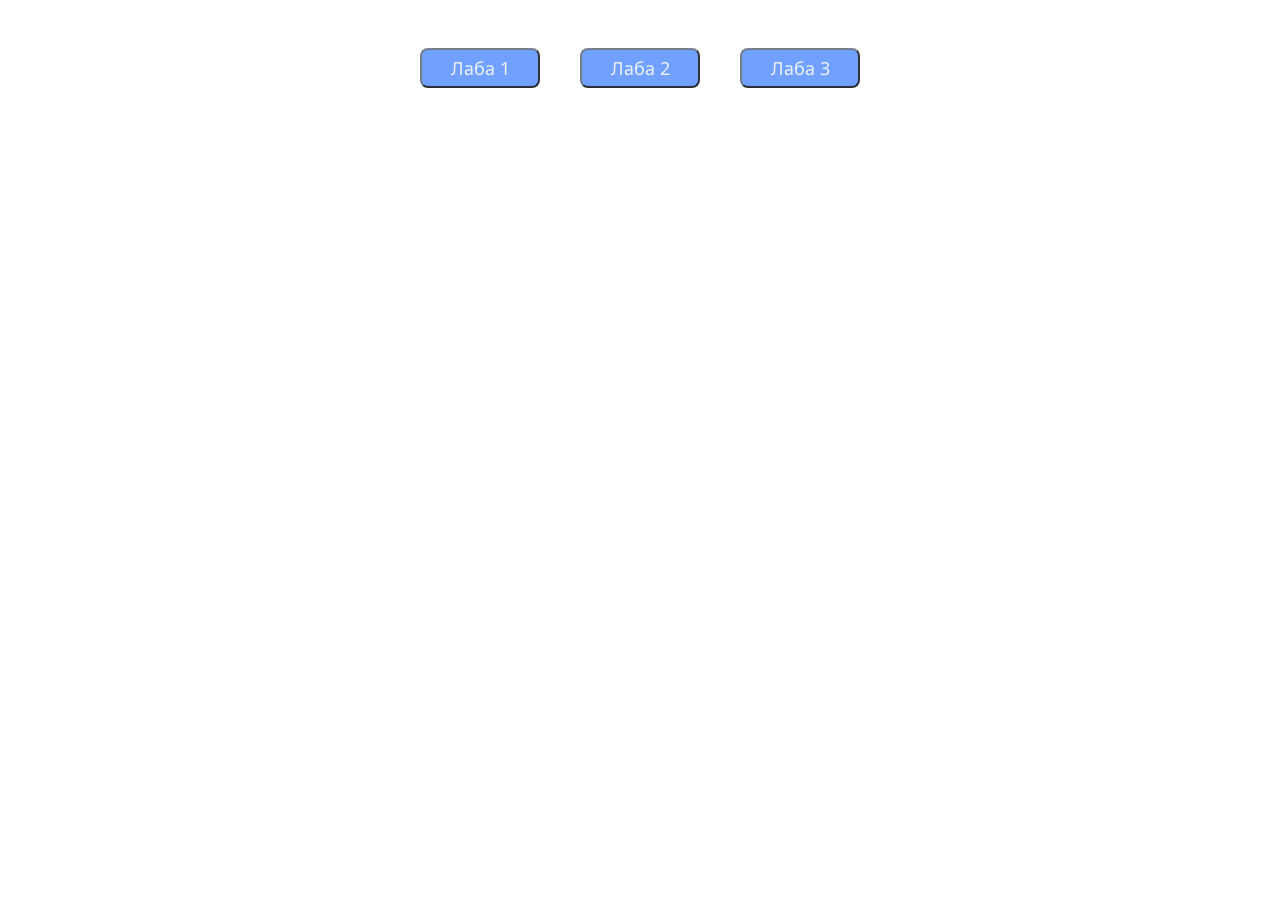
<file: index.html>
<!DOCTYPE html>
<html lang="en">
<head>
    <meta charset="UTF-8">
    <meta name="viewport" content="width=device-width, initial-scale=1.0">
    <title>Document</title>
    <link rel="stylesheet" href="style.css">
</head>
<body>
    <div class="btn-container">
        <button class="laba1" onclick="location.href='lab1/index.html'">Лаба 1</button>
        <button class="laba2" onclick="location.href='lab2/index.html'">Лаба 2</button>
        <button class="laba3" onclick="location.href='lab3/index.html'">Лаба 3</button>
    </div>
</body>
</html>
</file>
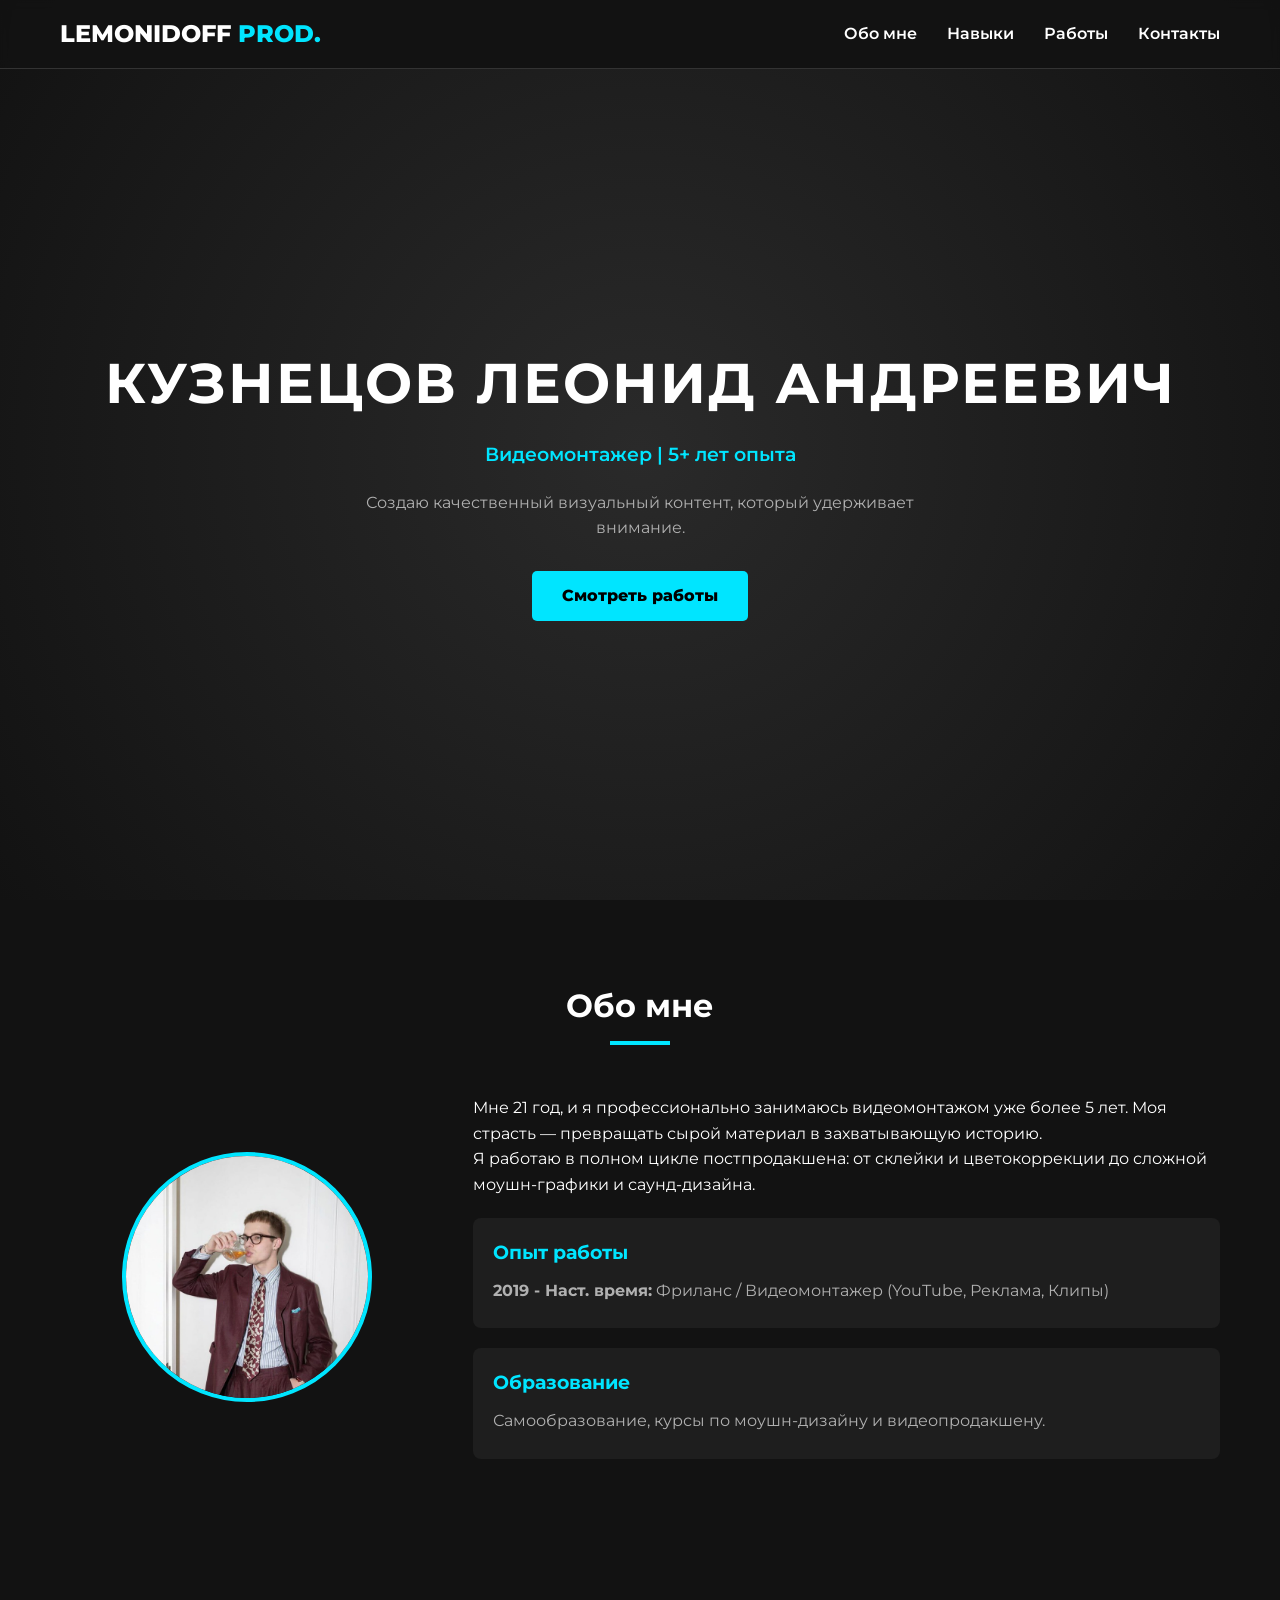
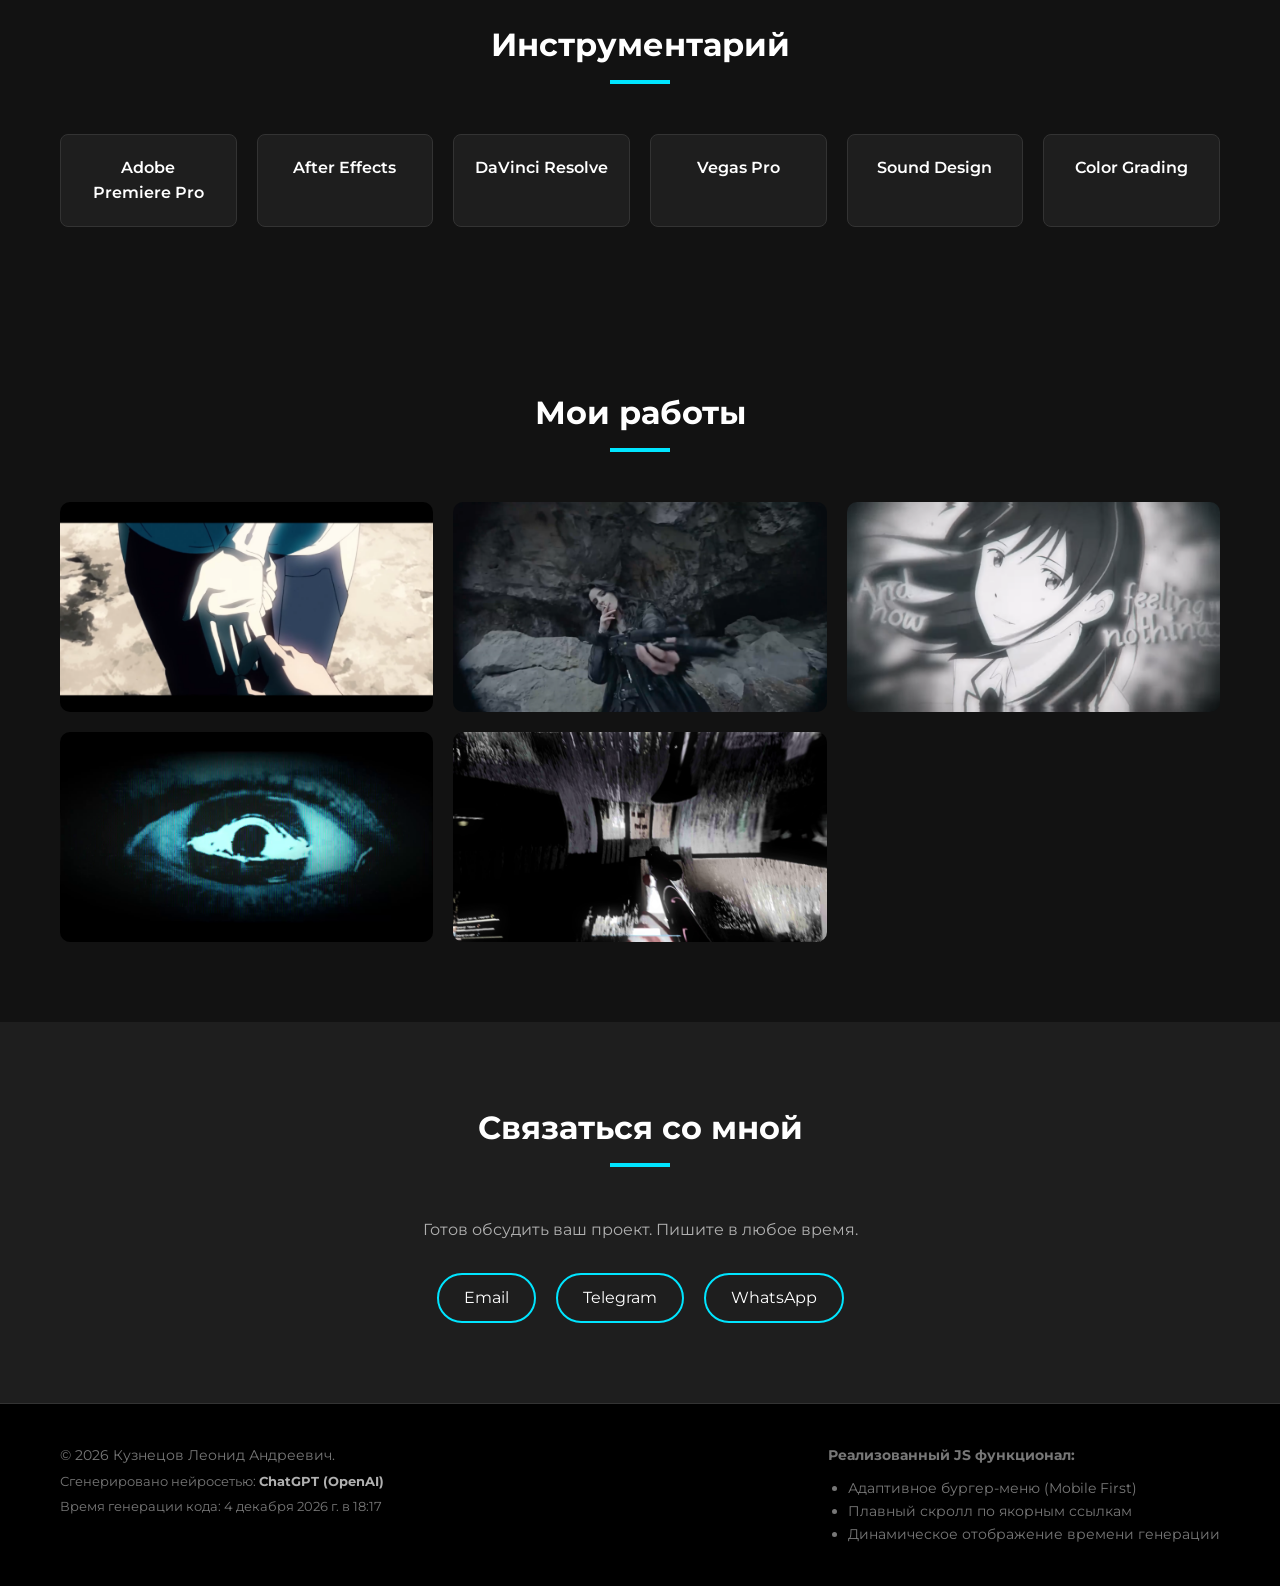
<file: lab1/index.html>
<!DOCTYPE html>
<html lang="ru">
<head>
    <meta charset="UTF-8">
    <meta name="viewport" content="width=device-width, initial-scale=1.0">
    <title>Портфолио | Кузнецов Леонид</title>
    <!-- Подключение стилей -->
    <link rel="stylesheet" href="css/style.css">
    <!-- Шрифт Google Fonts -->
    <link href="https://fonts.googleapis.com/css2?family=Montserrat:wght@400;600;800&display=swap" rel="stylesheet">
</head>
<body>

    <!-- Навигация -->
    <header class="header">
        <div class="container nav-container">
            <a href="#" class="logo">LEMONIDOFF<span> PROD.</span></a>
            <nav class="nav">
                <ul class="nav-list">
                    <li><a href="#about" class="nav-link">Обо мне</a></li>
                    <li><a href="#skills" class="nav-link">Навыки</a></li>
                    <li><a href="#portfolio" class="nav-link">Работы</a></li>
                    <li><a href="#contacts" class="nav-link">Контакты</a></li>
                </ul>
            </nav>
            <div class="burger">
                <span></span>
                <span></span>
                <span></span>
            </div>
        </div>
    </header>

    <!-- Главный экран (Hero) -->
    <section class="hero">
        <div class="container hero-content">
            <h1>Кузнецов Леонид Андреевич</h1>
            <p class="subtitle">Видеомонтажер | 5+ лет опыта</p>
            <p class="desc">Создаю качественный визуальный контент, который удерживает внимание.</p>
            <a href="#portfolio" class="btn">Смотреть работы</a>
        </div>
    </section>

    <!-- Обо мне -->
    <section id="about" class="section about">
        <div class="container">
            <h2 class="section-title">Обо мне</h2>
            <div class="about-grid">
                <div class="about-img-wrapper">
                    <!-- ИЗМЕНИТЬ ПУТЬ: Замени avatar.jpg на имя твоего фото -->
                    <img src="img/avatar.jpg" alt="Леонид Кузнецов" class="avatar">
                </div>
                <div class="about-text">
                    <p>Мне 21 год, и я профессионально занимаюсь видеомонтажом уже более 5 лет. Моя страсть — превращать сырой материал в захватывающую историю.</p>
                    <p>Я работаю в полном цикле постпродакшена: от склейки и цветокоррекции до сложной моушн-графики и саунд-дизайна.</p>
                    
                    <div class="info-block">
                        <h3>Опыт работы</h3>
                        <ul>
                            <li><strong>2019 - Наст. время:</strong> Фриланс / Видеомонтажер (YouTube, Реклама, Клипы)</li>
                        </ul>
                    </div>

                    <div class="info-block">
                        <h3>Образование</h3>
                        <ul>
                            <li>Самообразование, курсы по моушн-дизайну и видеопродакшену.</li>
                        </ul>
                    </div>
                </div>
            </div>
        </div>
    </section>

    <!-- Навыки -->
    <section id="skills" class="section skills">
        <div class="container">
            <h2 class="section-title">Инструментарий</h2>
            <div class="skills-grid">
                <div class="skill-card">Adobe Premiere Pro</div>
                <div class="skill-card">After Effects</div>
                <div class="skill-card">DaVinci Resolve</div>
                <div class="skill-card">Vegas Pro</div>
                <div class="skill-card">Sound Design</div>
                <div class="skill-card">Color Grading</div>
            </div>
        </div>
    </section>

    <!-- Портфолио -->
    <section id="portfolio" class="section portfolio">
        <div class="container">
            <h2 class="section-title">Мои работы</h2>
            <div class="portfolio-grid">
                
                <!-- Работа 1 -->
                <div class="project-card">
                    <!-- ИЗМЕНИТЬ ПУТЬ: Замени work1.jpg -->
                    <img src="img/work1.png" alt="Проект 1">
                    <div class="overlay">
                        <h3>Loqiemean - RAGE QUIT</h3>
                        <p>Анимационный клип</p>
                    </div>
                </div>

                <!-- Работа 2 -->
                <div class="project-card">
                    <!-- ИЗМЕНИТЬ ПУТЬ: Замени work2.jpg -->
                    <img src="img/work2.png" alt="Проект 2">
                    <div class="overlay">
                        <h3>Клип</h3>
                        <p>Музыкальный клип</p>
                    </div>
                </div>

                <!-- Работа 3 -->
                <div class="project-card">
                    <!-- ИЗМЕНИТЬ ПУТЬ: Замени work3.jpg -->
                    <img src="img/work3.png" alt="Проект 3">
                    <div class="overlay">
                        <h3>yosha & Yago - see fate</h3>
                        <p>Анимационный клип</p>
                    </div>
                </div>

                <!-- Работа 4 -->
                <div class="project-card">
                    <!-- ИЗМЕНИТЬ ПУТЬ: Замени work4.jpg -->
                    <img src="img/work4.png" alt="Проект 4">
                    <div class="overlay">
                        <h3>VFX - edit</h3>
                        <p>VFX</p>
                    </div>
                </div>

                <!-- Работа 5 -->
                <div class="project-card">
                    <!-- ИЗМЕНИТЬ ПУТЬ: Замени work5.jpg -->
                    <img src="img/work5.png" alt="Проект 5">
                    <div class="overlay">
                        <h3>PUBG edit</h3>
                        <p>Игровой эдит</p>
                    </div>
                </div>

            </div>
        </div>
    </section>

    <!-- Контакты -->
    <section id="contacts" class="section contacts">
        <div class="container">
            <h2 class="section-title">Связаться со мной</h2>
            <p class="contact-text">Готов обсудить ваш проект. Пишите в любое время.</p>
            <div class="contact-links">
                <a href="mailto:email@example.com" class="contact-btn">Email</a>
                <a href="#" class="contact-btn">Telegram</a>
                <a href="#" class="contact-btn">WhatsApp</a>
            </div>
        </div>
    </section>

    <!-- Подвал (Footer) -->
    <footer class="footer">
        <div class="container">
            <div class="footer-info">
                <p>&copy; 2026 Кузнецов Леонид Андреевич.</p>
                <p class="tech-info">Сгенерировано нейросетью: <strong>ChatGPT (OpenAI)</strong></p>
                <p class="tech-info">Время генерации кода: <span id="generation-time"></span></p>
            </div>
            <div class="js-info">
                <h4>Реализованный JS функционал:</h4>
                <ul>
                    <li>Адаптивное бургер-меню (Mobile First)</li>
                    <li>Плавный скролл по якорным ссылкам</li>
                    <li>Динамическое отображение времени генерации</li>
                </ul>
            </div>
        </div>
    </footer>

    <!-- Подключение скриптов -->
    <script src="js/script.js"></script>
</body>
</html>
</file>
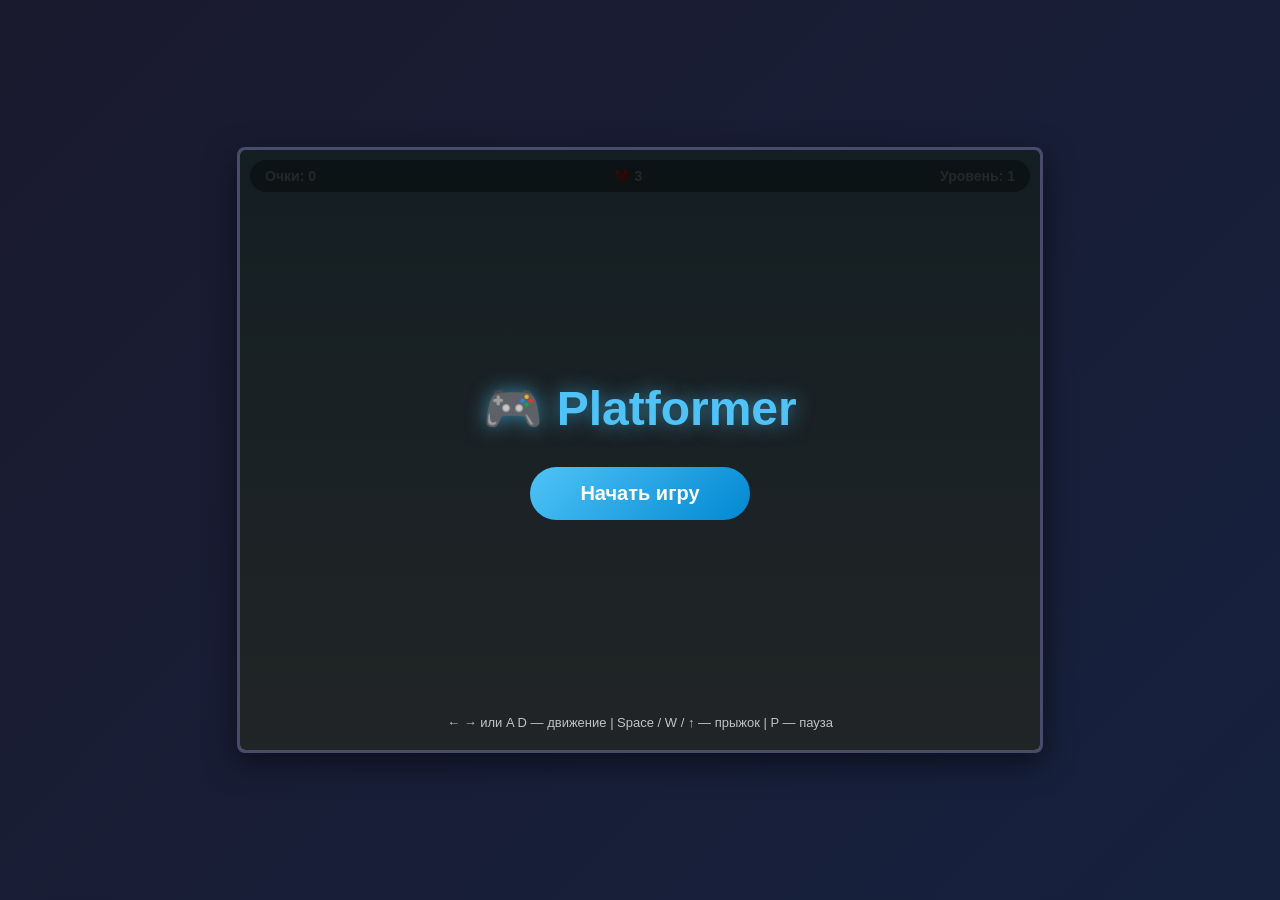
<file: lab3/index.html>
<!DOCTYPE html>
<html lang="ru">
<head>
    <meta charset="UTF-8">
    <meta name="viewport" content="width=device-width, initial-scale=1.0">
    <title>Platformer Game</title>
    <link rel="stylesheet" href="css/style.css">
</head>
<body>
    <div id="game-container">
        <canvas id="gameCanvas" width="800" height="600"></canvas>
        
        <div id="ui-overlay">
            <div id="score-display">Очки: <span id="score">0</span></div>
            <div id="health-display">❤️ <span id="health">3</span></div>
            <div id="level-display">Уровень: <span id="level">1</span></div>
        </div>
        
        <div id="menu-overlay">
            <h1>🎮 Platformer</h1>
            <button id="start-btn">Начать игру</button>
            <button id="pause-btn" style="display: none;">Пауза</button>
            <button id="restart-btn" style="display: none;">Заново</button>
            <div id="game-message" style="display: none;"></div>
            <div class="controls-hint">
                ← → или A D — движение | Space / W / ↑ — прыжок | P — пауза
            </div>
        </div>
    </div>

    <script src="js/InputHandler.js"></script>
    <script src="js/Collision.js"></script>
    <script src="js/Platform.js"></script>
    <script src="js/Player.js"></script>
    <script src="js/Renderer.js"></script>
    <script src="js/Game.js"></script>
    <script src="js/main.js"></script>
</body>
</html>
</file>
<file: style.css>
@import url('https://fonts.googleapis.com/css2?family=Noto+Sans:ital,wght@0,100..900;1,100..900&display=swap');

.btn-container{
    padding: 40px;

    display:flex;
    align-items: center;
    justify-content: center;
    gap: 40px;
}

.laba1{
    background-color: #70a1ff;
    color: #f1f2f6;
    font-family: "Noto Sans", sans-serif;
    font-size: 18px;

    border-radius: 8px;
    border-color: #747d8c;

    width: 120px;
    height: 40px;

    cursor: pointer;
}

.laba1:hover{
    background-color: #93b9ff;
}

.laba2{
    background-color: #70a1ff;
    color: #f1f2f6;
    font-family: "Noto Sans", sans-serif;
    font-size: 18px;

    border-radius: 8px;
    border-color: #747d8c;

    width: 120px;
    height: 40px;

    cursor: pointer;
}

.laba2:hover{
    background-color: #93b9ff;
}

.laba3{
    background-color: #70a1ff;
    color: #f1f2f6;
    font-family: "Noto Sans", sans-serif;
    font-size: 18px;

    border-radius: 8px;
    border-color: #747d8c;

    width: 120px;
    height: 40px;

    cursor: pointer;
}

.laba3:hover{
    background-color: #93b9ff;
}
</file>
<file: lab1/css/style.css>
/* Обнуление и переменные */
:root {
    --bg-color: #121212;
    --card-bg: #1e1e1e;
    --text-main: #ffffff;
    --text-sec: #b0b0b0;
    --accent: #00e5ff; /* Неоновый голубой */
    --accent-hover: #00b8cc;
    --font-main: 'Montserrat', sans-serif;
}

* {
    margin: 0;
    padding: 0;
    box-sizing: border-box;
}

body {
    font-family: var(--font-main);
    background-color: var(--bg-color);
    color: var(--text-main);
    line-height: 1.6;
    overflow-x: hidden;
}

a { text-decoration: none; color: inherit; }
ul { list-style: none; }
img { max-width: 100%; display: block; }

.container {
    max-width: 1200px;
    margin: 0 auto;
    padding: 0 20px;
}

/* Header */
.header {
    position: fixed;
    top: 0;
    left: 0;
    width: 100%;
    background: rgba(18, 18, 18, 0.95);
    backdrop-filter: blur(5px);
    z-index: 1000;
    padding: 15px 0;
    border-bottom: 1px solid #333;
}

.nav-container {
    display: flex;
    justify-content: space-between;
    align-items: center;
}

.logo {
    font-size: 1.5rem;
    font-weight: 800;
    color: var(--text-main);
}

.logo span { color: var(--accent); }

.nav-list {
    display: flex;
    gap: 30px;
}

.nav-link {
    font-weight: 600;
    transition: color 0.3s;
}

.nav-link:hover { color: var(--accent); }

/* Burger Menu (Mobile) */
.burger {
    display: none;
    cursor: pointer;
    flex-direction: column;
    gap: 5px;
}

.burger span {
    width: 25px;
    height: 3px;
    background-color: var(--text-main);
    transition: 0.3s;
}

/* Hero Section */
.hero {
    height: 100vh;
    display: flex;
    align-items: center;
    justify-content: center;
    text-align: center;
    background: radial-gradient(circle at center, #2a2a2a 0%, #121212 100%);
    padding-top: 60px;
}

.hero h1 {
    font-size: 2.5rem;
    margin-bottom: 10px;
    text-transform: uppercase;
    letter-spacing: 2px;
}

.subtitle {
    font-size: 1.2rem;
    color: var(--accent);
    margin-bottom: 20px;
    font-weight: 600;
}

.desc {
    color: var(--text-sec);
    max-width: 600px;
    margin: 0 auto 30px;
}

.btn {
    display: inline-block;
    padding: 12px 30px;
    background: var(--accent);
    color: #000;
    font-weight: 800;
    border-radius: 5px;
    transition: transform 0.2s, background 0.2s;
}

.btn:hover {
    background: var(--accent-hover);
    transform: translateY(-3px);
}

/* Sections General */
.section {
    padding: 80px 0;
}

.section-title {
    font-size: 2rem;
    text-align: center;
    margin-bottom: 50px;
    position: relative;
}

.section-title::after {
    content: '';
    display: block;
    width: 60px;
    height: 4px;
    background: var(--accent);
    margin: 10px auto 0;
}

/* About */
.about-grid {
    display: grid;
    grid-template-columns: 1fr;
    gap: 40px;
    align-items: center;
}

.about-img-wrapper {
    text-align: center;
}

.avatar {
    width: 250px;
    height: 250px;
    object-fit: cover;
    border-radius: 50%;
    border: 4px solid var(--accent);
    margin: 0 auto;
}

.info-block {
    margin-top: 20px;
    background: var(--card-bg);
    padding: 20px;
    border-radius: 8px;
}

.info-block h3 {
    color: var(--accent);
    margin-bottom: 10px;
}

.info-block ul li {
    margin-bottom: 5px;
    color: var(--text-sec);
}

/* Skills */
.skills-grid {
    display: grid;
    grid-template-columns: repeat(auto-fit, minmax(150px, 1fr));
    gap: 20px;
}

.skill-card {
    background: var(--card-bg);
    padding: 20px;
    text-align: center;
    border-radius: 8px;
    font-weight: 600;
    border: 1px solid #333;
    transition: 0.3s;
}

.skill-card:hover {
    border-color: var(--accent);
    color: var(--accent);
}

/* Portfolio */
.portfolio-grid {
    display: grid;
    grid-template-columns: repeat(auto-fit, minmax(300px, 1fr));
    gap: 20px;
}

.project-card {
    position: relative;
    overflow: hidden;
    border-radius: 10px;
    cursor: pointer;
    aspect-ratio: 16/9; /* Соотношение сторон видео */
}

.project-card img {
    width: 100%;
    height: 100%;
    object-fit: cover;
    transition: transform 0.5s;
}

.project-card:hover img {
    transform: scale(1.1);
}

.overlay {
    position: absolute;
    bottom: 0;
    left: 0;
    width: 100%;
    background: linear-gradient(to top, rgba(0,0,0,0.9), transparent);
    padding: 20px;
    opacity: 0;
    transition: 0.3s;
    transform: translateY(20px);
}

.project-card:hover .overlay {
    opacity: 1;
    transform: translateY(0);
}

.overlay h3 { color: var(--accent); margin-bottom: 5px; }

/* Contacts */
.contacts {
    text-align: center;
    background: var(--card-bg);
}

.contact-text { margin-bottom: 30px; color: var(--text-sec); }

.contact-links {
    display: flex;
    justify-content: center;
    gap: 20px;
    flex-wrap: wrap;
}

.contact-btn {
    padding: 10px 25px;
    border: 2px solid var(--accent);
    color: var(--text-main);
    border-radius: 50px;
    transition: 0.3s;
}

.contact-btn:hover {
    background: var(--accent);
    color: #000;
}

/* Footer */
.footer {
    background: #000;
    padding: 40px 0;
    font-size: 0.9rem;
    color: #777;
    border-top: 1px solid #333;
}

.footer .container {
    display: flex;
    flex-direction: column;
    gap: 20px;
    text-align: center;
}

.tech-info { font-size: 0.8rem; margin-top: 5px; }
.tech-info strong { color: var(--text-sec); }

.js-info ul {
    list-style: disc;
    margin-top: 10px;
    padding-left: 20px;
    display: inline-block;
    text-align: left;
}

/* --- MEDIA QUERIES (Адаптивность) --- */

/* Планшеты и больше */
@media (min-width: 768px) {
    .hero h1 { font-size: 3.5rem; }
    
    .about-grid {
        grid-template-columns: 1fr 2fr;
    }
    
    .about-img-wrapper { text-align: left; }
    
    .footer .container {
        flex-direction: row;
        justify-content: space-between;
        text-align: left;
    }
}

/* Мобильные (до 768px) */
@media (max-width: 768px) {
    .nav {
        position: fixed;
        top: 60px;
        right: -100%;
        width: 100%;
        height: calc(100vh - 60px);
        background: var(--bg-color);
        transition: 0.4s;
        display: flex;
        justify-content: center;
        align-items: center;
    }

    .nav.active { right: 0; }

    .nav-list {
        flex-direction: column;
        text-align: center;
        font-size: 1.5rem;
    }

    .burger { display: flex; }
    
    /* Анимация бургера */
    .burger.toggle span:nth-child(1) { transform: rotate(45deg) translate(5px, 6px); }
    .burger.toggle span:nth-child(2) { opacity: 0; }
    .burger.toggle span:nth-child(3) { transform: rotate(-45deg) translate(5px, -6px); }
}
</file>
<file: lab3/css/style.css>
* {
    margin: 0;
    padding: 0;
    box-sizing: border-box;
}

body {
    font-family: 'Segoe UI', Tahoma, Geneva, Verdana, sans-serif;
    background: linear-gradient(135deg, #1a1a2e 0%, #16213e 100%);
    display: flex;
    justify-content: center;
    align-items: center;
    min-height: 100vh;
    color: #fff;
}

#game-container {
    position: relative;
    border: 3px solid #4a4a6a;
    border-radius: 8px;
    overflow: hidden;
    box-shadow: 0 10px 30px rgba(0, 0, 0, 0.5);
}

#gameCanvas {
    display: block;
    background: linear-gradient(to bottom, #87CEEB 0%, #E0F6FF 100%);
}

#ui-overlay {
    position: absolute;
    top: 10px;
    left: 10px;
    right: 10px;
    display: flex;
    justify-content: space-between;
    padding: 8px 15px;
    background: rgba(0, 0, 0, 0.4);
    border-radius: 20px;
    font-weight: bold;
    font-size: 14px;
    pointer-events: none;
    z-index: 10;
}

#menu-overlay {
    position: absolute;
    top: 0;
    left: 0;
    width: 100%;
    height: 100%;
    background: rgba(0, 0, 0, 0.85);
    display: flex;
    flex-direction: column;
    justify-content: center;
    align-items: center;
    gap: 20px;
    z-index: 100;
}

#menu-overlay.hidden {
    display: none !important;
}

#menu-overlay h1 {
    font-size: 48px;
    color: #4FC3F7;
    text-shadow: 0 0 20px rgba(79, 195, 247, 0.6);
    margin-bottom: 10px;
}

button {
    padding: 15px 50px;
    font-size: 20px;
    background: linear-gradient(135deg, #4FC3F7, #0288D1);
    border: none;
    border-radius: 30px;
    color: white;
    cursor: pointer;
    transition: all 0.3s;
    font-weight: bold;
    pointer-events: auto !important;
    z-index: 101;
}

button:hover {
    transform: translateY(-3px);
    box-shadow: 0 8px 25px rgba(79, 195, 247, 0.6);
}

button:active {
    transform: translateY(-1px);
}

.controls-hint {
    position: absolute;
    bottom: 20px;
    left: 50%;
    transform: translateX(-50%);
    font-size: 13px;
    opacity: 0.8;
    text-align: center;
    color: rgba(255, 255, 255, 0.9);
    pointer-events: none;
}

#game-message {
    font-size: 28px;
    text-align: center;
    padding: 20px;
    background: rgba(255, 255, 255, 0.15);
    border-radius: 15px;
    min-width: 300px;
}

#game-message.win { 
    color: #81C784; 
    background: rgba(129, 199, 132, 0.3);
}

#game-message.lose { 
    color: #E57373; 
    background: rgba(229, 115, 115, 0.3);
}
</file>
